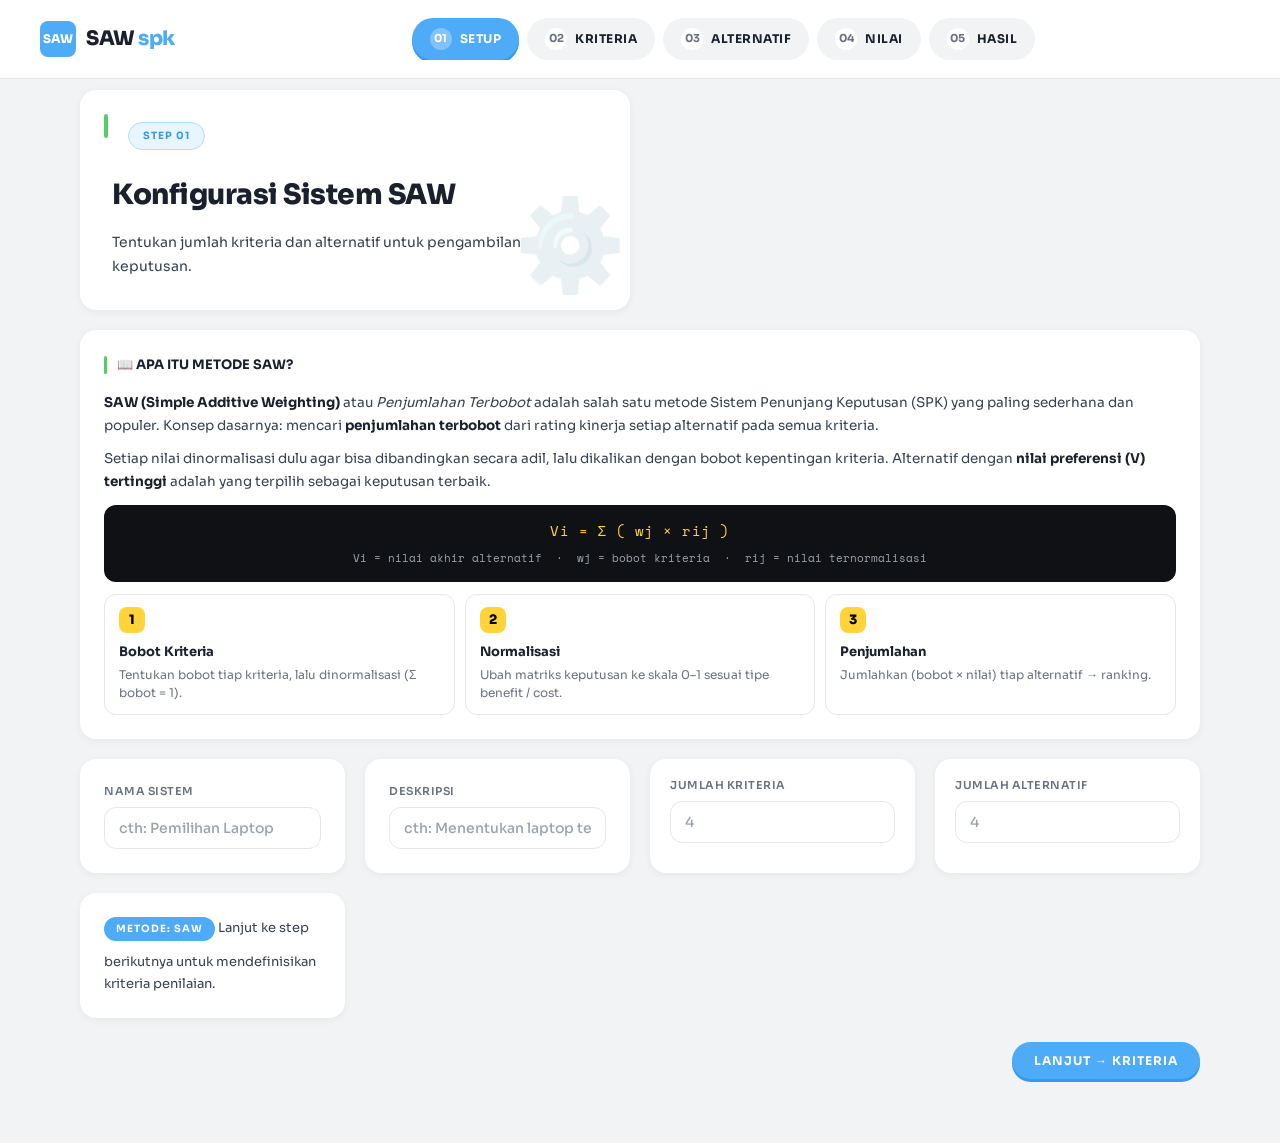
<file: index.html>
<!DOCTYPE html>
<html lang="id">
<head>
<meta charset="UTF-8">
<meta name="viewport" content="width=device-width, initial-scale=1.0">
<title>SPK SAW — Sistem Penunjang Keputusan</title>
<link href="https://fonts.googleapis.com/css2?family=Space+Mono:wght@400;700&family=Sora:wght@300;400;600;700;800&display=swap" rel="stylesheet">
<link rel="stylesheet" href="css/style.css">
</head>
<body>

<!-- ── APP MAIN ── -->
<div class="app-layout visible" id="appMain">

  <!-- SIDEBAR -->
  <aside class="sidebar">
    <div class="brand">
      <div class="logo-icon" id="logoText">SPK</div>
      <div class="brand-text">
        <h1 id="brandTitle">SPK</h1>
        <span>v1.0</span>
      </div>
    </div>

    <nav class="step-nav">
      <div class="nav-label">PROGRESS</div>
      <div class="step-card active" onclick="goStep(1)" id="s1">
        <div class="step-num">01</div>
        <div class="step-info">
          <div class="step-title">Setup</div>
          <div class="step-desc">Konfigurasi sistem</div>
        </div>
        <div class="step-dot"></div>
      </div>
      <div class="step-card" onclick="goStep(2)" id="s2">
        <div class="step-num">02</div>
        <div class="step-info">
          <div class="step-title">Kriteria</div>
          <div class="step-desc">Daftar kriteria</div>
        </div>
        <div class="step-dot"></div>
      </div>
      <div class="step-card" onclick="goStep(3)" id="s3">
        <div class="step-num">03</div>
        <div class="step-info">
          <div class="step-title">Alternatif</div>
          <div class="step-desc">Daftar alternatif</div>
        </div>
        <div class="step-dot"></div>
      </div>
      <div class="step-card" onclick="goStep(4)" id="s4">
        <div class="step-num">04</div>
        <div class="step-info">
          <div class="step-title">Nilai</div>
          <div class="step-desc">Matriks keputusan</div>
        </div>
        <div class="step-dot"></div>
      </div>
      <div class="step-card" onclick="goStep(5)" id="s5">
        <div class="step-num">05</div>
        <div class="step-info">
          <div class="step-title">Hasil</div>
          <div class="step-desc">Ranking</div>
        </div>
        <div class="step-dot"></div>
      </div>
    </nav>

    <div class="sidebar-footer">
      <div class="badge-yellow" id="methodBadge">SPK</div>
      <div class="footer-text" id="methodFull">Multi-Attribute<br>Decision Making</div>
    </div>
  </aside>

  <!-- MAIN -->
  <main class="main-content">

    <div class="top-bar">
      <div class="title-pill">
        <span class="title-num">⚡</span>
        <h2 id="pageTitle">DECISION SYSTEM</h2>
      </div>
      <div class="stats-row">
        <div class="stat-mini yellow">
          <div class="stat-mini-val" id="statCriteria">0</div>
          <div class="stat-mini-lbl">Kriteria</div>
        </div>
        <div class="stat-mini cyan">
          <div class="stat-mini-val" id="statAlt">0</div>
          <div class="stat-mini-lbl">Alternatif</div>
        </div>
        <div class="stat-mini purple">
          <div class="stat-mini-val" id="statStep">1</div>
          <div class="stat-mini-lbl">Tahap</div>
        </div>
      </div>
    </div>

    <!-- STEP 1: SETUP -->
    <div class="section visible" id="sec1">
      <div class="bento bento-setup">
        <div class="bento-card bento-hero yellow">
          <div class="hero-tag">STEP 01</div>
          <h3 class="hero-title">Konfigurasi Sistem <span data-method-label></span></h3>
          <p class="hero-desc">Tentukan jumlah kriteria dan alternatif untuk pengambilan keputusan.</p>
          <div class="hero-decoration">⚙️</div>
        </div>

        <div class="bento-card bento-full white explain-card">
          <label class="section-label">📖 APA ITU METODE SAW?</label>
          <p><strong>SAW (Simple Additive Weighting)</strong> atau <em>Penjumlahan Terbobot</em> adalah salah satu metode Sistem Penunjang Keputusan (SPK) yang paling sederhana dan populer. Konsep dasarnya: mencari <strong>penjumlahan terbobot</strong> dari rating kinerja setiap alternatif pada semua kriteria.</p>
          <p>Setiap nilai dinormalisasi dulu agar bisa dibandingkan secara adil, lalu dikalikan dengan bobot kepentingan kriteria. Alternatif dengan <strong>nilai preferensi (V) tertinggi</strong> adalah yang terpilih sebagai keputusan terbaik.</p>
          <div class="formula-box">
            Vi = Σ ( wj × rij )
            <small>Vi = nilai akhir alternatif &nbsp;·&nbsp; wj = bobot kriteria &nbsp;·&nbsp; rij = nilai ternormalisasi</small>
          </div>
          <div class="flow-steps">
            <div class="flow-step">
              <div class="fs-num">1</div>
              <div class="fs-title">Bobot Kriteria</div>
              <div class="fs-desc">Tentukan bobot tiap kriteria, lalu dinormalisasi (Σ bobot = 1).</div>
            </div>
            <div class="flow-step">
              <div class="fs-num">2</div>
              <div class="fs-title">Normalisasi</div>
              <div class="fs-desc">Ubah matriks keputusan ke skala 0–1 sesuai tipe benefit / cost.</div>
            </div>
            <div class="flow-step">
              <div class="fs-num">3</div>
              <div class="fs-title">Penjumlahan</div>
              <div class="fs-desc">Jumlahkan (bobot × nilai) tiap alternatif → ranking.</div>
            </div>
          </div>
        </div>

        <div class="bento-card white">
          <label>NAMA SISTEM</label>
          <input type="text" id="systemName" placeholder="cth: Pemilihan Laptop" />
        </div>

        <div class="bento-card white">
          <label>DESKRIPSI</label>
          <input type="text" id="systemDesc" placeholder="cth: Menentukan laptop terbaik" />
        </div>

        <div class="bento-card cyan small">
          <label>JUMLAH KRITERIA</label>
          <input type="number" id="numCriteria" min="2" max="9" placeholder="4" />
        </div>

        <div class="bento-card purple small">
          <label>JUMLAH ALTERNATIF</label>
          <input type="number" id="numAlternatives" min="2" max="9" placeholder="4" />
        </div>

        <div class="bento-card info-card green">
          <div class="info-tag">METODE: <span data-method-label></span></div>
          Lanjut ke step berikutnya untuk mendefinisikan kriteria penilaian.
        </div>

        <div class="bento-action">
          <button class="btn btn-primary" onclick="goStep(2)">Lanjut → Kriteria</button>
        </div>
      </div>
    </div>

    <!-- STEP 2: KRITERIA -->
    <div class="section" id="sec2">
      <div class="bento">
        <div class="bento-card bento-hero cyan">
          <div class="hero-tag">STEP 02</div>
          <h3 class="hero-title">Daftar Kriteria</h3>
          <p class="hero-desc" id="sec2Desc">Definisikan kriteria beserta bobot dan tipe (benefit/cost).</p>
          <div class="hero-decoration">📋</div>
        </div>

        <div class="bento-card info-card yellow">
          <div class="info-tag">TIPS</div>
          <strong>Benefit ↑</strong> = nilai lebih besar lebih baik<br>
          <strong>Cost ↓</strong> = nilai lebih kecil lebih baik
        </div>

        <div class="bento-card bento-full white explain-card">
          <label class="section-label">💡 PENJELASAN KRITERIA & BOBOT</label>
          <p><strong>Kriteria</strong> adalah faktor penilaian (mis. harga, kualitas, jarak). <strong>Bobot</strong> menunjukkan seberapa penting kriteria itu — makin besar bobot, makin besar pengaruhnya ke hasil. Bobot tidak harus berjumlah 1; sistem akan menormalisasinya otomatis dengan <span style="font-family:'Space Mono',monospace">wj = bobot ÷ Σ bobot</span>.</p>
          <p>Setiap kriteria juga punya <strong>tipe</strong> yang menentukan rumus normalisasinya:</p>
          <div class="formula-box">
            Benefit:&nbsp; rij = xij / max(xj)
            <small>nilai besar lebih baik — mis. kualitas, daya tahan, kecepatan</small>
          </div>
          <div class="formula-box">
            Cost:&nbsp; rij = min(xj) / xij
            <small>nilai kecil lebih baik — mis. harga, berat, waktu, jarak</small>
          </div>
        </div>

        <div class="bento-card bento-wide white">
          <label class="section-label">DAFTAR KRITERIA</label>
          <div class="criteria-list" id="criteriaList"></div>
        </div>

        <div class="bento-action">
          <button class="btn btn-secondary" onclick="goStep(1)">← Kembali</button>
          <button class="btn btn-primary" onclick="goStep(3)">Lanjut → Alternatif</button>
        </div>
      </div>
    </div>

    <!-- STEP 3: ALTERNATIF -->
    <div class="section" id="sec3">
      <div class="bento">
        <div class="bento-card bento-hero purple">
          <div class="hero-tag">STEP 03</div>
          <h3 class="hero-title">Daftar Alternatif</h3>
          <p class="hero-desc">Daftarkan semua pilihan/opsi yang akan dievaluasi.</p>
          <div class="hero-decoration">🎯</div>
        </div>

        <div class="bento-card bento-wide white">
          <label class="section-label">DAFTAR ALTERNATIF</label>
          <div class="criteria-list" id="altList"></div>
        </div>

        <div class="bento-action">
          <button class="btn btn-secondary" onclick="goStep(2)">← Kembali</button>
          <button class="btn btn-primary" onclick="goStep(4)">Lanjut → Nilai</button>
        </div>
      </div>
    </div>

    <!-- STEP 4: MATRIX KEPUTUSAN -->
    <div class="section" id="sec4">
      <div class="bento">
        <div class="bento-card bento-hero green">
          <div class="hero-tag">STEP 04</div>
          <h3 class="hero-title" id="sec4Hero">Matriks Keputusan</h3>
          <p class="hero-desc" id="sec4Desc">Isi nilai setiap alternatif untuk setiap kriteria.</p>
          <div class="hero-decoration">📊</div>
        </div>

        <div class="bento-card info-card cyan" id="matrixInfo">
          <div class="info-tag">TIP</div>
          Gunakan skala konsisten (mis: 1-5 atau nilai aktual) untuk semua kriteria.
        </div>

        <div class="bento-card bento-full white explain-card">
          <label class="section-label">📐 PENJELASAN MATRIKS KEPUTUSAN</label>
          <p><strong>Matriks keputusan (X)</strong> berisi nilai mentah setiap <strong>alternatif</strong> (baris) pada setiap <strong>kriteria</strong> (kolom). Inilah data utama yang akan dihitung.</p>
          <p>Isi dengan nilai nyata (mis. harga = 8.000.000) atau skala penilaian (mis. 1–5). Tidak masalah satuannya beda antar kolom karena tahap normalisasi akan menyetarakannya. Setelah menekan <strong>HITUNG</strong>, sistem menormalisasi nilai sesuai tipe benefit/cost, mengalikan dengan bobot, lalu menjumlahkannya menjadi nilai preferensi <strong>V</strong>.</p>
        </div>

        <div class="bento-card bento-full white">
          <div id="matrixContainer">
            <div class="matrix-wrap" id="decisionMatrix"></div>
          </div>
        </div>

        <div class="bento-action">
          <button class="btn btn-secondary" onclick="goStep(3)">← Kembali</button>
          <button class="btn btn-primary calc-btn" onclick="calculate()">⚡ HITUNG <span data-method-label></span></button>
        </div>
      </div>
    </div>

    <!-- STEP 5: HASIL -->
    <div class="section" id="sec5">
      <div class="bento">
        <div class="bento-card bento-hero pink">
          <div class="hero-tag">STEP 05 ✦ RESULTS</div>
          <h3 class="hero-title">Hasil Perankingan</h3>
          <p class="hero-desc">Alternatif terbaik berdasarkan perhitungan metode <span data-method-label></span>.</p>
          <div class="hero-decoration">🏆</div>
        </div>

        <div class="bento-card bento-full white explain-card">
          <label class="section-label">🧭 CARA MEMBACA HASIL</label>
          <p>Alternatif diurutkan dari <strong>nilai preferensi (V) tertinggi</strong> ke terendah. Alternatif <strong>peringkat 1</strong> (★ TERPILIH) adalah keputusan terbaik menurut metode SAW. Nilai V berkisar 0–1; makin mendekati 1 makin unggul.</p>
          <p>Bagian <strong>Proses Perhitungan</strong> di bawah menampilkan tiap langkah: bobot ternormalisasi, matriks ternormalisasi (R), hingga rincian penjumlahan <span style="font-family:'Space Mono',monospace">Vi = Σ (wj × rij)</span> — supaya hasilnya bisa ditelusuri dan diverifikasi.</p>
        </div>

        <div class="bento-card bento-full transparent">
          <label class="section-label">🏆 RANKING ALTERNATIF</label>
          <div id="resultCards" class="result-grid"></div>
        </div>

        <div class="bento-card bento-full white">
          <label class="section-label">📊 TABEL LENGKAP</label>
          <div class="matrix-wrap">
            <table id="resultTable"></table>
          </div>
        </div>

        <div class="bento-card bento-full transparent">
          <label class="section-label">🔬 PROSES PERHITUNGAN</label>
          <div id="calcSteps"></div>
        </div>

        <div class="bento-action">
          <button class="btn btn-secondary" onclick="goStep(4)">← Edit</button>
          <button class="btn btn-primary" onclick="printResult()">🖨 Cetak</button>
        </div>
      </div>
    </div>

  </main>

</div>

<div id="toast">✓ Berhasil!</div>

<script src="js/state.js"></script>
<script src="js/app.js"></script>
<script src="js/ui.js"></script>
<script src="js/saw.js"></script>

</body>
</html>
</file>
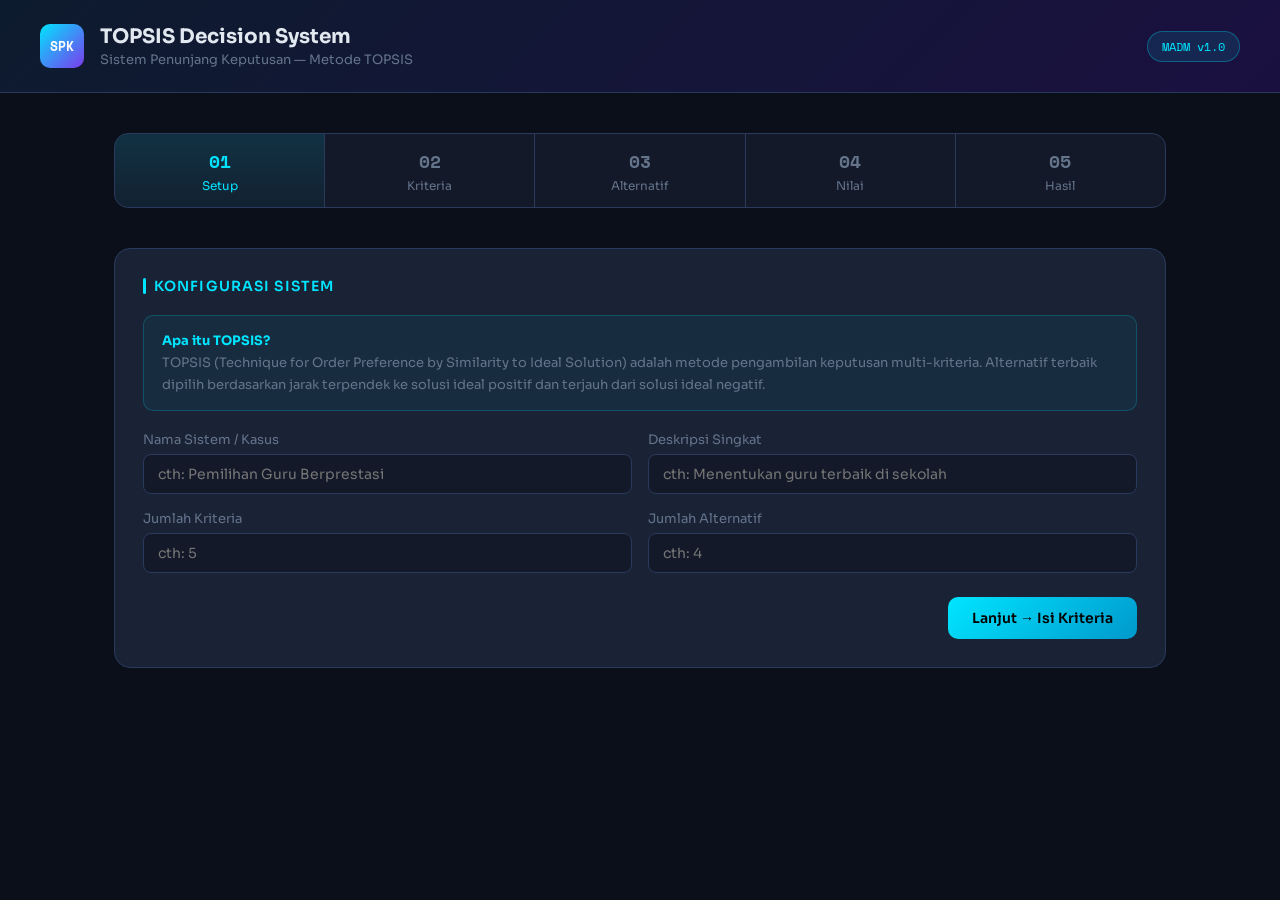
<file: spk-topsis.html>
<!DOCTYPE html>
<html lang="id">
<head>
<meta charset="UTF-8">
<meta name="viewport" content="width=device-width, initial-scale=1.0">
<title>SPK TOPSIS — Sistem Penunjang Keputusan</title>
<link href="https://fonts.googleapis.com/css2?family=Space+Mono:wght@400;700&family=Sora:wght@300;400;600;700;800&display=swap" rel="stylesheet">
<style>
  :root {
    --bg: #0b0f1a;
    --surface: #131929;
    --card: #1a2236;
    --border: #2a3a5c;
    --accent: #00e5ff;
    --accent2: #7c3aed;
    --green: #10b981;
    --red: #ef4444;
    --yellow: #f59e0b;
    --text: #e2e8f0;
    --muted: #64748b;
    --rank1: #ffd700;
    --rank2: #c0c0c0;
    --rank3: #cd7f32;
  }

  * { box-sizing: border-box; margin: 0; padding: 0; }

  body {
    font-family: 'Sora', sans-serif;
    background: var(--bg);
    color: var(--text);
    min-height: 100vh;
  }

  /* ── HEADER ── */
  header {
    background: linear-gradient(135deg, #0d1b2e 0%, #1a1040 100%);
    border-bottom: 1px solid var(--border);
    padding: 24px 40px;
    display: flex;
    align-items: center;
    gap: 16px;
    position: sticky;
    top: 0;
    z-index: 100;
    backdrop-filter: blur(12px);
  }

  .logo-icon {
    width: 44px; height: 44px;
    background: linear-gradient(135deg, var(--accent), var(--accent2));
    border-radius: 10px;
    display: flex; align-items: center; justify-content: center;
    font-family: 'Space Mono', monospace;
    font-weight: 700; font-size: 13px;
    color: #fff;
    flex-shrink: 0;
  }

  header h1 { font-size: 20px; font-weight: 700; }
  header span { font-size: 13px; color: var(--muted); display: block; margin-top: 2px; }

  .header-badge {
    margin-left: auto;
    background: rgba(0,229,255,0.1);
    border: 1px solid rgba(0,229,255,0.3);
    color: var(--accent);
    padding: 6px 14px;
    border-radius: 999px;
    font-size: 12px;
    font-family: 'Space Mono', monospace;
  }

  /* ── LAYOUT ── */
  main { max-width: 1100px; margin: 0 auto; padding: 40px 24px 80px; }

  /* ── STEP PROGRESS ── */
  .steps {
    display: flex;
    gap: 0;
    margin-bottom: 40px;
    background: var(--surface);
    border: 1px solid var(--border);
    border-radius: 14px;
    overflow: hidden;
  }

  .step {
    flex: 1;
    padding: 14px 12px;
    text-align: center;
    font-size: 12px;
    color: var(--muted);
    cursor: pointer;
    transition: all 0.2s;
    border-right: 1px solid var(--border);
    position: relative;
  }
  .step:last-child { border-right: none; }
  .step.active {
    background: linear-gradient(180deg, rgba(0,229,255,0.12), rgba(0,229,255,0.04));
    color: var(--accent);
  }
  .step.done { color: var(--green); }
  .step-num {
    display: block;
    font-family: 'Space Mono', monospace;
    font-size: 18px;
    font-weight: 700;
    margin-bottom: 4px;
  }
  .step.active .step-num { color: var(--accent); }
  .step.done .step-num { color: var(--green); }

  /* ── SECTIONS ── */
  .section { display: none; }
  .section.visible { display: block; }

  .card {
    background: var(--card);
    border: 1px solid var(--border);
    border-radius: 16px;
    padding: 28px;
    margin-bottom: 24px;
  }

  .card-title {
    font-size: 14px;
    font-weight: 600;
    color: var(--accent);
    letter-spacing: 0.08em;
    text-transform: uppercase;
    margin-bottom: 20px;
    display: flex;
    align-items: center;
    gap: 8px;
  }

  .card-title::before {
    content: '';
    display: block;
    width: 3px; height: 16px;
    background: var(--accent);
    border-radius: 2px;
  }

  label { display: block; font-size: 13px; color: var(--muted); margin-bottom: 6px; }

  input[type=text], input[type=number], select {
    width: 100%;
    background: var(--surface);
    border: 1px solid var(--border);
    border-radius: 8px;
    color: var(--text);
    padding: 10px 14px;
    font-size: 14px;
    font-family: 'Sora', sans-serif;
    outline: none;
    transition: border-color 0.2s;
  }
  input:focus, select:focus { border-color: var(--accent); }

  .row { display: grid; grid-template-columns: 1fr 1fr; gap: 16px; margin-bottom: 16px; }
  .row3 { display: grid; grid-template-columns: 1fr 1fr 1fr; gap: 12px; margin-bottom: 12px; }

  /* ── BUTTONS ── */
  .btn {
    display: inline-flex; align-items: center; gap: 8px;
    padding: 12px 24px;
    border-radius: 10px;
    font-size: 14px;
    font-weight: 600;
    cursor: pointer;
    border: none;
    transition: all 0.2s;
    font-family: 'Sora', sans-serif;
  }
  .btn-primary {
    background: linear-gradient(135deg, var(--accent), #0099cc);
    color: #000;
  }
  .btn-primary:hover { transform: translateY(-1px); box-shadow: 0 4px 20px rgba(0,229,255,0.3); }
  .btn-secondary {
    background: var(--surface);
    border: 1px solid var(--border);
    color: var(--text);
  }
  .btn-secondary:hover { border-color: var(--accent); }
  .btn-danger {
    background: rgba(239,68,68,0.1);
    border: 1px solid rgba(239,68,68,0.3);
    color: var(--red);
    padding: 8px 14px;
    font-size: 12px;
  }
  .btn-sm {
    background: rgba(0,229,255,0.08);
    border: 1px solid rgba(0,229,255,0.2);
    color: var(--accent);
    padding: 8px 14px;
    font-size: 12px;
  }

  .btn-row {
    display: flex; gap: 12px; justify-content: flex-end; margin-top: 24px;
  }

  /* ── CRITERIA TABLE ── */
  .criteria-list { display: flex; flex-direction: column; gap: 10px; }

  .criteria-item {
    display: grid;
    grid-template-columns: 2fr 1fr 1fr 40px;
    gap: 10px;
    align-items: center;
    background: var(--surface);
    border: 1px solid var(--border);
    border-radius: 10px;
    padding: 12px;
    transition: border-color 0.2s;
  }
  .criteria-item:hover { border-color: var(--border); }

  /* ── DECISION MATRIX ── */
  .matrix-wrap { overflow-x: auto; }
  table { width: 100%; border-collapse: collapse; font-size: 13px; }
  th {
    background: rgba(0,229,255,0.08);
    color: var(--accent);
    padding: 10px 14px;
    text-align: center;
    font-family: 'Space Mono', monospace;
    font-size: 12px;
    border: 1px solid var(--border);
  }
  td {
    padding: 8px 10px;
    border: 1px solid var(--border);
    text-align: center;
    color: var(--text);
  }
  tr:hover td { background: rgba(255,255,255,0.02); }
  td input[type=number] { padding: 6px 8px; text-align: center; font-family: 'Space Mono', monospace; }

  /* ── RESULT ── */
  .result-grid { display: grid; grid-template-columns: repeat(auto-fit, minmax(200px, 1fr)); gap: 16px; margin-bottom: 24px; }

  .result-card {
    background: var(--surface);
    border: 1px solid var(--border);
    border-radius: 12px;
    padding: 20px;
    text-align: center;
    position: relative;
    overflow: hidden;
    transition: transform 0.2s;
  }
  .result-card:hover { transform: translateY(-2px); }
  .result-card.rank1 { border-color: var(--rank1); background: rgba(255,215,0,0.04); }
  .result-card.rank2 { border-color: var(--rank2); background: rgba(192,192,192,0.04); }
  .result-card.rank3 { border-color: var(--rank3); background: rgba(205,127,50,0.04); }

  .rank-badge {
    position: absolute; top: 12px; right: 12px;
    width: 28px; height: 28px;
    border-radius: 50%;
    display: flex; align-items: center; justify-content: center;
    font-family: 'Space Mono', monospace;
    font-size: 12px; font-weight: 700;
  }
  .rank1 .rank-badge { background: var(--rank1); color: #000; }
  .rank2 .rank-badge { background: var(--rank2); color: #000; }
  .rank3 .rank-badge { background: var(--rank3); color: #fff; }
  .rank-other .rank-badge { background: var(--surface); border: 1px solid var(--border); color: var(--muted); }

  .alt-name { font-size: 16px; font-weight: 700; margin-bottom: 8px; }
  .vi-score {
    font-family: 'Space Mono', monospace;
    font-size: 28px;
    font-weight: 700;
    color: var(--accent);
  }
  .vi-label { font-size: 11px; color: var(--muted); margin-top: 4px; }

  /* result table */
  .result-table th { background: rgba(124,58,237,0.12); color: #a78bfa; }
  .winner-row td { background: rgba(255,215,0,0.06); color: var(--rank1); font-weight: 600; }

  /* ── MATRIX DISPLAY ── */
  .matrix-section { margin-bottom: 20px; }
  .matrix-section h4 { font-size: 13px; color: var(--muted); margin-bottom: 10px; font-weight: 400; }

  /* ── INFO BOX ── */
  .info-box {
    background: rgba(0,229,255,0.05);
    border: 1px solid rgba(0,229,255,0.2);
    border-radius: 10px;
    padding: 14px 18px;
    font-size: 13px;
    color: var(--muted);
    margin-bottom: 20px;
    line-height: 1.7;
  }
  .info-box strong { color: var(--accent); }

  /* ── EMPTY STATE ── */
  .empty { text-align: center; padding: 60px 20px; color: var(--muted); }
  .empty-icon { font-size: 48px; margin-bottom: 16px; }

  /* ── TOAST ── */
  #toast {
    position: fixed; bottom: 32px; right: 32px;
    background: var(--green);
    color: #fff;
    padding: 14px 24px;
    border-radius: 10px;
    font-size: 14px;
    font-weight: 600;
    z-index: 999;
    transform: translateY(80px);
    opacity: 0;
    transition: all 0.3s;
  }
  #toast.show { transform: translateY(0); opacity: 1; }

  /* chip */
  .chip {
    display: inline-block;
    padding: 3px 10px;
    border-radius: 999px;
    font-size: 11px;
    font-family: 'Space Mono', monospace;
  }
  .chip-benefit { background: rgba(16,185,129,0.15); color: var(--green); border: 1px solid rgba(16,185,129,0.3); }
  .chip-cost { background: rgba(239,68,68,0.15); color: var(--red); border: 1px solid rgba(239,68,68,0.3); }

  @media (max-width: 640px) {
    header { padding: 16px; }
    main { padding: 20px 12px 60px; }
    .row, .row3 { grid-template-columns: 1fr; }
    .criteria-item { grid-template-columns: 1fr 1fr; }
    .steps { overflow-x: auto; }
    .step { min-width: 80px; font-size: 10px; }
  }
</style>
</head>
<body>

<header>
  <div class="logo-icon">SPK</div>
  <div>
    <h1>TOPSIS Decision System</h1>
    <span>Sistem Penunjang Keputusan — Metode TOPSIS</span>
  </div>
  <div class="header-badge">MADM v1.0</div>
</header>

<main>

  <!-- STEP BAR -->
  <div class="steps">
    <div class="step active" onclick="goStep(1)" id="s1">
      <span class="step-num">01</span>Setup
    </div>
    <div class="step" onclick="goStep(2)" id="s2">
      <span class="step-num">02</span>Kriteria
    </div>
    <div class="step" onclick="goStep(3)" id="s3">
      <span class="step-num">03</span>Alternatif
    </div>
    <div class="step" onclick="goStep(4)" id="s4">
      <span class="step-num">04</span>Nilai
    </div>
    <div class="step" onclick="goStep(5)" id="s5">
      <span class="step-num">05</span>Hasil
    </div>
  </div>

  <!-- STEP 1: SETUP -->
  <div class="section visible" id="sec1">
    <div class="card">
      <div class="card-title">Konfigurasi Sistem</div>
      <div class="info-box">
        <strong>Apa itu TOPSIS?</strong><br>
        TOPSIS (Technique for Order Preference by Similarity to Ideal Solution) adalah metode pengambilan keputusan multi-kriteria. Alternatif terbaik dipilih berdasarkan jarak terpendek ke solusi ideal positif dan terjauh dari solusi ideal negatif.
      </div>
      <div class="row">
        <div>
          <label>Nama Sistem / Kasus</label>
          <input type="text" id="systemName" placeholder="cth: Pemilihan Guru Berprestasi" />
        </div>
        <div>
          <label>Deskripsi Singkat</label>
          <input type="text" id="systemDesc" placeholder="cth: Menentukan guru terbaik di sekolah" />
        </div>
      </div>
      <div class="row">
        <div>
          <label>Jumlah Kriteria</label>
          <input type="number" id="numCriteria" min="2" max="10" placeholder="cth: 5" />
        </div>
        <div>
          <label>Jumlah Alternatif</label>
          <input type="number" id="numAlternatives" min="2" max="15" placeholder="cth: 4" />
        </div>
      </div>
      <div class="btn-row">
        <button class="btn btn-primary" onclick="goStep(2)">Lanjut → Isi Kriteria</button>
      </div>
    </div>
  </div>

  <!-- STEP 2: KRITERIA -->
  <div class="section" id="sec2">
    <div class="card">
      <div class="card-title">Definisi Kriteria</div>
      <div class="info-box">
        <strong>Bobot</strong> menunjukkan tingkat kepentingan kriteria (akan dinormalisasi otomatis).<br>
        <strong>Benefit</strong> = nilai lebih besar lebih baik. &nbsp;&nbsp;<strong>Cost</strong> = nilai lebih kecil lebih baik.
      </div>
      <div class="criteria-list" id="criteriaList"></div>
      <div class="btn-row">
        <button class="btn btn-secondary" onclick="goStep(1)">← Kembali</button>
        <button class="btn btn-primary" onclick="goStep(3)">Lanjut → Isi Alternatif</button>
      </div>
    </div>
  </div>

  <!-- STEP 3: ALTERNATIF -->
  <div class="section" id="sec3">
    <div class="card">
      <div class="card-title">Definisi Alternatif</div>
      <div class="criteria-list" id="altList"></div>
      <div class="btn-row">
        <button class="btn btn-secondary" onclick="goStep(2)">← Kembali</button>
        <button class="btn btn-primary" onclick="goStep(4)">Lanjut → Isi Nilai</button>
      </div>
    </div>
  </div>

  <!-- STEP 4: MATRIKS KEPUTUSAN -->
  <div class="section" id="sec4">
    <div class="card">
      <div class="card-title">Matriks Keputusan</div>
      <div class="info-box">Isi nilai setiap alternatif untuk setiap kriteria. Gunakan skala yang konsisten (mis: 1–5 atau nilai nyata).</div>
      <div class="matrix-wrap" id="decisionMatrix"></div>
      <div class="btn-row">
        <button class="btn btn-secondary" onclick="goStep(3)">← Kembali</button>
        <button class="btn btn-primary" onclick="calculate()">⚡ Hitung TOPSIS</button>
      </div>
    </div>
  </div>

  <!-- STEP 5: HASIL -->
  <div class="section" id="sec5">
    <div class="card">
      <div class="card-title">Hasil Perankingan</div>
      <div id="resultCards" class="result-grid"></div>

      <div class="card-title" style="margin-top:24px">Tabel Lengkap</div>
      <div class="matrix-wrap">
        <table id="resultTable"></table>
      </div>

      <div class="card-title" style="margin-top:24px">Proses Perhitungan</div>
      <div id="calcSteps"></div>

      <div class="btn-row">
        <button class="btn btn-secondary" onclick="goStep(4)">← Edit Nilai</button>
        <button class="btn btn-primary" onclick="printResult()">🖨 Cetak / Export</button>
        <button class="btn btn-sm" onclick="goStep(1)">↺ Reset</button>
      </div>
    </div>
  </div>

</main>

<div id="toast">✓ Berhasil!</div>

<script>
// ─── STATE ───────────────────────────────────────────
let state = {
  name: '',
  desc: '',
  nC: 5,
  nA: 4,
  criteria: [],   // {name, weight, type}
  alternatives: [], // {name}
  matrix: []      // [alt][crit]
};

let currentStep = 1;

// ─── NAVIGATION ──────────────────────────────────────
function goStep(n) {
  if (n > 1) collectStep(currentStep);

  document.querySelectorAll('.section').forEach((s,i) => {
    s.classList.toggle('visible', i+1 === n);
  });
  document.querySelectorAll('.step').forEach((s,i) => {
    s.classList.remove('active','done');
    if (i+1 === n) s.classList.add('active');
    if (i+1 < n) s.classList.add('done');
  });

  if (n === 2) buildCriteriaForm();
  if (n === 3) buildAltForm();
  if (n === 4) buildMatrixForm();

  currentStep = n;
  window.scrollTo({top:0, behavior:'smooth'});
}

// ─── COLLECT DATA ─────────────────────────────────────
function collectStep(n) {
  if (n === 1) {
    state.name = document.getElementById('systemName').value || 'SPK TOPSIS';
    state.desc = document.getElementById('systemDesc').value;
    state.nC = parseInt(document.getElementById('numCriteria').value) || 5;
    state.nA = parseInt(document.getElementById('numAlternatives').value) || 4;
  }
  if (n === 2) {
    state.criteria = [];
    for (let i = 0; i < state.nC; i++) {
      state.criteria.push({
        name: document.getElementById(`cname_${i}`)?.value || `C${i+1}`,
        weight: parseFloat(document.getElementById(`cweight_${i}`)?.value) || 1,
        type: document.getElementById(`ctype_${i}`)?.value || 'benefit'
      });
    }
  }
  if (n === 3) {
    state.alternatives = [];
    for (let i = 0; i < state.nA; i++) {
      state.alternatives.push({
        name: document.getElementById(`aname_${i}`)?.value || `A${i+1}`
      });
    }
  }
  if (n === 4) {
    state.matrix = [];
    for (let i = 0; i < state.nA; i++) {
      state.matrix[i] = [];
      for (let j = 0; j < state.nC; j++) {
        state.matrix[i][j] = parseFloat(document.getElementById(`m_${i}_${j}`)?.value) || 0;
      }
    }
  }
}

// ─── BUILD FORMS ──────────────────────────────────────
const defaultCriteria = [];
const defaultAlts = [];

function buildCriteriaForm() {
  const el = document.getElementById('criteriaList');
  el.innerHTML = '';
  for (let i = 0; i < state.nC; i++) {
    const prev = state.criteria[i] || {};
    const div = document.createElement('div');
    div.className = 'criteria-item';
    div.innerHTML = `
      <div>
        <label>Nama Kriteria C${i+1}</label>
        <input type="text" id="cname_${i}" value="${prev.name || ''}" placeholder="Nama kriteria"/>
      </div>
      <div>
        <label>Bobot</label>
        <input type="number" id="cweight_${i}" value="${prev.weight || 1}" min="1" max="10" />
      </div>
      <div>
        <label>Tipe</label>
        <select id="ctype_${i}">
          <option value="benefit" ${(prev.type||'benefit')==='benefit'?'selected':''}>Benefit ↑</option>
          <option value="cost" ${prev.type==='cost'?'selected':''}>Cost ↓</option>
        </select>
      </div>
      <div style="display:flex;align-items:flex-end;padding-bottom:2px">
        <span id="chip_${i}" class="chip chip-benefit">B</span>
      </div>
    `;
    el.appendChild(div);
    // update chip on change
    setTimeout(() => {
      const sel = document.getElementById(`ctype_${i}`);
      const chip = document.getElementById(`chip_${i}`);
      const update = () => {
        if (sel.value==='benefit') { chip.textContent='B'; chip.className='chip chip-benefit'; }
        else { chip.textContent='C'; chip.className='chip chip-cost'; }
      };
      sel.addEventListener('change', update);
      update();
    }, 0);
  }
}

function buildAltForm() {
  const el = document.getElementById('altList');
  el.innerHTML = '';
  for (let i = 0; i < state.nA; i++) {
    const prev = state.alternatives[i] || {};
    const div = document.createElement('div');
    div.className = 'criteria-item';
    div.style.gridTemplateColumns = '1fr';
    div.innerHTML = `
      <div>
        <label>Nama Alternatif A${i+1}</label>
        <input type="text" id="aname_${i}" value="${prev.name || ''}" placeholder="Nama alternatif"/>
      </div>
    `;
    el.appendChild(div);
  }
}

function buildMatrixForm() {
  collectStep(2); collectStep(3);
  const el = document.getElementById('decisionMatrix');
  let html = '<table><thead><tr><th>Alternatif</th>';
  state.criteria.forEach((c,j) => {
    html += `<th>C${j+1}<br><small style="color:var(--muted);font-family:sans-serif;font-size:10px">${c.name}</small></th>`;
  });
  html += '</tr></thead><tbody>';
  for (let i = 0; i < state.nA; i++) {
    html += `<tr><td style="text-align:left;font-weight:600;color:var(--accent);font-family:'Space Mono',monospace">${state.alternatives[i]?.name || 'A'+(i+1)}</td>`;
    for (let j = 0; j < state.nC; j++) {
      const val = (state.matrix[i] && state.matrix[i][j]) || '';
      html += `<td><input type="number" id="m_${i}_${j}" value="${val}" min="0" step="0.01" /></td>`;
    }
    html += '</tr>';
  }
  html += '</tbody></table>';
  el.innerHTML = html;
}

// ─── TOPSIS CALCULATION ───────────────────────────────
function calculate() {
  collectStep(4);
  const nA = state.nA, nC = state.nC;
  const X = state.matrix;
  const C = state.criteria;

  // 1. Normalisasi bobot
  const wSum = C.reduce((s,c) => s + c.weight, 0);
  const W = C.map(c => c.weight / wSum);

  // 2. Matriks ternormalisasi: rij = xij / sqrt(sum xij^2)
  const R = Array.from({length:nA}, () => Array(nC).fill(0));
  for (let j = 0; j < nC; j++) {
    const denom = Math.sqrt(X.reduce((s,row) => s + row[j]**2, 0));
    for (let i = 0; i < nA; i++) R[i][j] = denom ? X[i][j]/denom : 0;
  }

  // 3. Matriks ternormalisasi terbobot: yij = wj * rij
  const Y = R.map(row => row.map((v,j) => v * W[j]));

  // 4. Solusi ideal positif & negatif
  const Apos = [], Aneg = [];
  for (let j = 0; j < nC; j++) {
    const col = Y.map(row => row[j]);
    if (C[j].type === 'benefit') {
      Apos[j] = Math.max(...col);
      Aneg[j] = Math.min(...col);
    } else {
      Apos[j] = Math.min(...col);
      Aneg[j] = Math.max(...col);
    }
  }

  // 5. Jarak ke ideal positif & negatif
  const Dpos = Y.map(row => Math.sqrt(row.reduce((s,v,j) => s + (v - Apos[j])**2, 0)));
  const Dneg = Y.map(row => Math.sqrt(row.reduce((s,v,j) => s + (v - Aneg[j])**2, 0)));

  // 6. Nilai preferensi Vi
  const Vi = Dpos.map((d,i) => Dneg[i] / (d + Dneg[i]) || 0);

  // 7. Ranking
  const ranked = Vi.map((v,i) => ({idx:i, vi:v})).sort((a,b) => b.vi - a.vi);
  const rankOf = Array(nA);
  ranked.forEach((r,pos) => { rankOf[r.idx] = pos+1; });

  // ── RENDER ────────────────────────────────────────
  renderCards(Vi, rankOf);
  renderResultTable(X, R, Y, Apos, Aneg, Dpos, Dneg, Vi, rankOf, W);
  renderCalcSteps(R, Y, Apos, Aneg, Dpos, Dneg, Vi, W);

  goStep(5);
  showToast('Perhitungan selesai!');
}

function renderCards(Vi, rankOf) {
  const el = document.getElementById('resultCards');
  const items = Vi.map((v,i) => ({i,v,rank:rankOf[i]})).sort((a,b) => a.rank - b.rank);
  el.innerHTML = items.map(({i,v,rank}) => {
    const cls = rank===1?'rank1':rank===2?'rank2':rank===3?'rank3':'rank-other';
    const medal = rank===1?'🥇':rank===2?'🥈':rank===3?'🥉':'';
    return `
      <div class="result-card ${cls}">
        <div class="rank-badge">${rank}</div>
        <div class="alt-name">${medal} ${state.alternatives[i]?.name||'A'+(i+1)}</div>
        <div class="vi-score">${v.toFixed(4)}</div>
        <div class="vi-label">Nilai Preferensi (Vi)</div>
        ${rank===1?`<div style="font-size:12px;color:var(--rank1);margin-top:8px;font-weight:600">★ TERPILIH</div>`:''}
      </div>`;
  }).join('');
}

function renderResultTable(X, R, Y, Apos, Aneg, Dpos, Dneg, Vi, rankOf, W) {
  const el = document.getElementById('resultTable');
  const nA = state.nA, nC = state.nC;
  const topIdx = Vi.indexOf(Math.max(...Vi));

  let html = `<thead><tr>
    <th>Alt</th>
    ${state.criteria.map((c,j) => `<th>C${j+1}<br><small style="font-size:10px">${c.name}</small></th>`).join('')}
    <th>D⁺</th><th>D⁻</th><th>Vi</th><th>Rank</th>
  </tr></thead><tbody>`;

  for (let i = 0; i < nA; i++) {
    const cls = i===topIdx ? 'winner-row' : '';
    html += `<tr class="${cls}">
      <td style="font-weight:600;color:var(--accent)">${state.alternatives[i]?.name||'A'+(i+1)}</td>
      ${X[i].map(v => `<td>${v}</td>`).join('')}
      <td style="font-family:'Space Mono',monospace">${Dpos[i].toFixed(4)}</td>
      <td style="font-family:'Space Mono',monospace">${Dneg[i].toFixed(4)}</td>
      <td style="font-family:'Space Mono',monospace;color:var(--accent);font-weight:700">${Vi[i].toFixed(4)}</td>
      <td style="font-weight:700;color:${rankOf[i]===1?'var(--rank1)':rankOf[i]===2?'var(--rank2)':rankOf[i]===3?'var(--rank3)':'var(--muted)'}">${rankOf[i]}</td>
    </tr>`;
  }
  html += '</tbody>';
  el.innerHTML = html;
}

function renderCalcSteps(R, Y, Apos, Aneg, Dpos, Dneg, Vi, W) {
  const nC = state.nC, nA = state.nA;
  const el = document.getElementById('calcSteps');

  const fmtRow = (arr) => arr.map(v => v.toFixed(4)).join(' | ');

  el.innerHTML = `
    <div class="matrix-section">
      <div class="card" style="background:var(--surface)">
        <div class="card-title">Langkah 1 — Matriks Ternormalisasi (R)</div>
        <h4 style="color:var(--muted);margin-bottom:10px">rij = xij / √(Σxij²)</h4>
        <div class="matrix-wrap">
          <table>
            <tr><th>Alt</th>${state.criteria.map((_,j)=>`<th>C${j+1}</th>`).join('')}</tr>
            ${R.map((row,i) => `<tr><td style="font-weight:600;color:var(--accent)">${state.alternatives[i]?.name||'A'+(i+1)}</td>${row.map(v=>`<td>${v.toFixed(4)}</td>`).join('')}</tr>`).join('')}
          </table>
        </div>
      </div>
    </div>

    <div class="matrix-section">
      <div class="card" style="background:var(--surface)">
        <div class="card-title">Langkah 2 — Matriks Ternormalisasi Terbobot (Y)</div>
        <h4 style="color:var(--muted);margin-bottom:10px">yij = wj × rij | Bobot: [${W.map(w=>w.toFixed(4)).join(', ')}]</h4>
        <div class="matrix-wrap">
          <table>
            <tr><th>Alt</th>${state.criteria.map((_,j)=>`<th>C${j+1}</th>`).join('')}</tr>
            ${Y.map((row,i) => `<tr><td style="font-weight:600;color:var(--accent)">${state.alternatives[i]?.name||'A'+(i+1)}</td>${row.map(v=>`<td>${v.toFixed(4)}</td>`).join('')}</tr>`).join('')}
          </table>
        </div>
      </div>
    </div>

    <div class="matrix-section">
      <div class="card" style="background:var(--surface)">
        <div class="card-title">Langkah 3 — Solusi Ideal</div>
        <div class="matrix-wrap">
          <table>
            <tr><th></th>${state.criteria.map((_,j)=>`<th>C${j+1}</th>`).join('')}</tr>
            <tr><td style="color:var(--green);font-weight:600">A⁺ (Positif)</td>${Apos.map(v=>`<td style="color:var(--green)">${v.toFixed(4)}</td>`).join('')}</tr>
            <tr><td style="color:var(--red);font-weight:600">A⁻ (Negatif)</td>${Aneg.map(v=>`<td style="color:var(--red)">${v.toFixed(4)}</td>`).join('')}</tr>
          </table>
        </div>
      </div>
    </div>

    <div class="matrix-section">
      <div class="card" style="background:var(--surface)">
        <div class="card-title">Langkah 4 — Jarak & Nilai Preferensi (Vi)</div>
        <div class="matrix-wrap">
          <table>
            <tr><th>Alt</th><th>D⁺ (ke ideal +)</th><th>D⁻ (ke ideal −)</th><th>Vi = D⁻/(D⁺+D⁻)</th></tr>
            ${Dpos.map((dp,i)=>`<tr><td style="color:var(--accent);font-weight:600">${state.alternatives[i]?.name||'A'+(i+1)}</td><td>${dp.toFixed(4)}</td><td>${Dneg[i].toFixed(4)}</td><td style="font-weight:700;color:var(--accent)">${Vi[i].toFixed(4)}</td></tr>`).join('')}
          </table>
        </div>
      </div>
    </div>
  `;
}

// ─── UTILITIES ────────────────────────────────────────
function showToast(msg) {
  const t = document.getElementById('toast');
  t.textContent = '✓ ' + msg;
  t.classList.add('show');
  setTimeout(() => t.classList.remove('show'), 2500);
}

function printResult() {
  window.print();
}

// ─── INIT ─────────────────────────────────────────────
window.onload = () => {};
</script>
</body>
</html>
</file>
<file: css/style.css>
:root {
  --bg: #f1f3f5;
  --surface: #ffffff;
  --border: #e5e7eb;
  --border-strong: #d1d5db;
  --text: #1a202c;
  --text-soft: #374151;
  --muted: #6b7280;
  --muted-soft: #9ca3af;

  --blue: #4dabf7;
  --blue-deep: #339af0;
  --blue-soft: #e7f5ff;
  --green: #51cf66;
  --green-deep: #40c057;
  --yellow: #ffd43b;
  --yellow-deep: #fcc419;
  --red: #ff6b6b;
  --pink: #ff8787;
  --orange: #ff922b;

  --radius-sm: 8px;
  --radius: 12px;
  --radius-lg: 16px;
  --shadow-card: 0 2px 8px rgba(0, 0, 0, 0.05);
  --shadow-card-hover: 0 4px 16px rgba(0, 0, 0, 0.08);
}

* { box-sizing: border-box; margin: 0; padding: 0; }

body {
  font-family: 'Sora', -apple-system, BlinkMacSystemFont, 'Segoe UI', sans-serif;
  background: var(--bg);
  color: var(--text);
  min-height: 100vh;
  font-weight: 400;
  line-height: 1.6;
  -webkit-font-smoothing: antialiased;
}

/* ── METHOD PICKER ── */
.method-picker {
  display: none;
  min-height: 100vh;
  padding: 64px 24px;
  align-items: center;
  justify-content: center;
}
.method-picker.visible { display: flex; }

.picker-wrap { max-width: 1100px; width: 100%; }

.picker-header {
  text-align: center;
  margin-bottom: 56px;
}

.picker-tag {
  display: inline-block;
  background: var(--blue);
  color: #fff;
  padding: 8px 22px;
  border-radius: 999px;
  font-size: 11px;
  font-weight: 700;
  letter-spacing: 1.5px;
  margin-bottom: 24px;
  text-transform: uppercase;
  box-shadow: 0 3px 0 var(--blue-deep);
}

.picker-header h1 {
  font-size: 48px;
  font-weight: 800;
  letter-spacing: -1px;
  margin-bottom: 14px;
  color: var(--text);
}

.picker-header h1 span {
  color: var(--blue);
}

.picker-header p {
  font-size: 15px;
  color: var(--muted);
  max-width: 540px;
  margin: 0 auto;
}

.method-grid {
  display: grid;
  grid-template-columns: repeat(3, 1fr);
  gap: 24px;
  margin-bottom: 40px;
}

.method-card {
  background: var(--surface);
  border-radius: var(--radius-lg);
  padding: 28px;
  cursor: pointer;
  position: relative;
  transition: all 0.25s;
  box-shadow: var(--shadow-card);
  display: flex;
  flex-direction: column;
}

.method-card:hover {
  box-shadow: var(--shadow-card-hover);
  transform: translateY(-4px);
}

.method-tag-pill {
  position: absolute;
  top: 24px;
  right: 24px;
  background: var(--blue-soft);
  color: var(--blue-deep);
  padding: 5px 12px;
  border-radius: 999px;
  font-size: 10px;
  font-weight: 700;
  letter-spacing: 1px;
}

.method-icon {
  font-size: 40px;
  line-height: 1;
  margin-bottom: 18px;
}

.method-name {
  font-size: 30px;
  font-weight: 800;
  letter-spacing: -0.5px;
  margin-bottom: 4px;
  color: var(--text);
  display: flex;
  align-items: center;
  gap: 8px;
}

.method-name::before {
  content: '';
  display: block;
  width: 3px;
  height: 24px;
  background: var(--green);
  border-radius: 2px;
}

.method-full {
  font-size: 12px;
  font-weight: 600;
  color: var(--muted);
  margin-bottom: 16px;
  letter-spacing: 0.3px;
  text-transform: uppercase;
}

.method-desc {
  font-size: 13px;
  line-height: 1.65;
  color: var(--text-soft);
  margin-bottom: 18px;
  flex: 1;
}

.method-flow {
  display: flex;
  gap: 6px;
  align-items: center;
  font-size: 10px;
  font-weight: 700;
  color: var(--blue-deep);
  margin-bottom: 22px;
  flex-wrap: wrap;
  letter-spacing: 0.5px;
}

.method-flow span {
  background: var(--blue-soft);
  border: 1px solid #b3deff;
  padding: 4px 10px;
  border-radius: 999px;
  text-transform: uppercase;
}

.method-btn {
  background: var(--yellow);
  color: var(--text);
  border: none;
  border-radius: var(--radius);
  padding: 13px 22px;
  font-family: inherit;
  font-size: 13px;
  font-weight: 700;
  cursor: pointer;
  transition: all 0.15s;
  margin-top: auto;
  letter-spacing: 1px;
  text-transform: uppercase;
  box-shadow:
    -4px 4px 0 var(--blue),
    4px 4px 0 var(--red);
}

.method-btn:hover {
  transform: translate(0, -2px);
  box-shadow:
    -5px 6px 0 var(--blue),
    5px 6px 0 var(--red);
}

.method-btn:active {
  transform: translate(0, 1px);
  box-shadow:
    -3px 3px 0 var(--blue),
    3px 3px 0 var(--red);
}

.picker-footer {
  text-align: center;
  font-size: 12px;
  color: var(--muted-soft);
}
.picker-footer span { margin: 0 8px; }

/* ── APP LAYOUT ── */
.app-layout {
  display: none;
  grid-template-columns: 1fr;
  min-height: 100vh;
}
.app-layout.visible { display: grid; }

/* ── TOP NAV (replaces sidebar) ── */
.sidebar {
  background: var(--surface);
  padding: 18px 40px;
  display: flex;
  align-items: center;
  gap: 32px;
  position: fixed;
  top: 0;
  left: 0;
  right: 0;
  z-index: 100;
  border-bottom: 1px solid var(--border);
}

.brand {
  display: flex;
  align-items: center;
  gap: 10px;
  flex-shrink: 0;
}

.logo-icon {
  width: 36px; height: 36px;
  background: var(--blue);
  display: flex; align-items: center; justify-content: center;
  font-weight: 800; font-size: 12px;
  color: #fff;
  flex-shrink: 0;
  border-radius: var(--radius-sm);
}

.brand-text h1 {
  font-size: 20px;
  font-weight: 800;
  color: var(--text);
  letter-spacing: -0.5px;
}

.brand-text h1::after {
  content: ' spk';
  color: var(--blue);
}

.brand-text span {
  display: none;
}

/* ── STEP NAV as pills ── */
.step-nav {
  display: flex;
  gap: 8px;
  flex: 1;
  justify-content: center;
  overflow-x: auto;
}

.nav-label { display: none; }

.step-card {
  display: flex;
  align-items: center;
  gap: 8px;
  background: var(--bg);
  border: none;
  border-radius: 999px;
  padding: 10px 18px;
  cursor: pointer;
  transition: all 0.2s;
  flex-shrink: 0;
}

.step-card:hover:not(.active) {
  background: var(--blue-soft);
}

.step-card .step-num {
  font-size: 11px;
  font-weight: 700;
  background: var(--surface);
  color: var(--muted);
  border-radius: 50%;
  width: 22px;
  height: 22px;
  display: flex;
  align-items: center;
  justify-content: center;
  flex-shrink: 0;
}

.step-card .step-info { display: flex; align-items: center; gap: 6px; }

.step-card .step-title {
  font-size: 12px;
  font-weight: 700;
  color: var(--text);
  letter-spacing: 0.5px;
  text-transform: uppercase;
}

.step-card .step-desc { display: none; }

.step-card .step-dot { display: none; }

.step-card.active {
  background: var(--blue);
  box-shadow: 0 3px 0 var(--blue-deep);
}

.step-card.active .step-num {
  background: rgba(255,255,255,0.3);
  color: #fff;
}

.step-card.active .step-title { color: #fff; }

.step-card.done {
  background: var(--green);
}

.step-card.done .step-num {
  background: rgba(255,255,255,0.3);
  color: #fff;
}

.step-card.done .step-title { color: #fff; }

/* ── CHANGE METHOD BTN ── */
.change-method-btn {
  background: var(--surface);
  border: 1px solid var(--border);
  border-radius: 999px;
  padding: 8px 16px;
  color: var(--text-soft);
  font-family: inherit;
  font-weight: 600;
  font-size: 11px;
  letter-spacing: 0.5px;
  text-transform: uppercase;
  cursor: pointer;
  transition: all 0.15s;
  flex-shrink: 0;
}
.change-method-btn:hover {
  background: var(--bg);
  border-color: var(--border-strong);
}

.sidebar-footer { display: none; }

/* ── MAIN CONTENT ── */
.main-content {
  min-width: 0;
  padding: 32px 40px 64px;
  max-width: 1200px;
  margin: 0 auto;
  width: 100%;
}

/* ── TOP BAR ── */
.top-bar {
  display: flex;
  align-items: center;
  justify-content: space-between;
  margin-bottom: 24px;
  gap: 24px;
  flex-wrap: wrap;
}

.title-pill {
  display: flex;
  align-items: center;
  gap: 10px;
}

.title-pill h2 {
  font-size: 14px;
  font-weight: 800;
  color: var(--text);
  letter-spacing: 1px;
  text-transform: uppercase;
  display: flex;
  align-items: center;
  gap: 10px;
}

.title-pill h2::before {
  content: '';
  display: block;
  width: 3px;
  height: 18px;
  background: var(--green);
  border-radius: 2px;
}

.title-pill .title-num { display: none; }

.stats-row { display: flex; gap: 8px; }

.stat-mini {
  background: var(--surface);
  border-radius: 999px;
  padding: 8px 18px;
  text-align: center;
  display: flex;
  align-items: center;
  gap: 8px;
  box-shadow: var(--shadow-card);
}

.stat-mini-val {
  font-size: 16px;
  font-weight: 800;
  color: var(--blue);
  line-height: 1;
}

.stat-mini.yellow .stat-mini-val { color: var(--yellow-deep); }
.stat-mini.purple .stat-mini-val { color: var(--red); }

.stat-mini-lbl {
  font-size: 11px;
  font-weight: 600;
  color: var(--muted);
}

/* ── SECTIONS ── */
.section {
  display: none;
  animation: fadeIn 0.25s ease-out;
}
.section.visible { display: block; }

@keyframes fadeIn {
  from { opacity: 0; transform: translateY(8px); }
  to { opacity: 1; transform: translateY(0); }
}

/* ── CONTENT GRID ── */
.bento {
  display: grid;
  grid-template-columns: repeat(4, 1fr);
  gap: 20px;
}

.bento-card {
  background: var(--surface);
  border-radius: var(--radius-lg);
  padding: 24px;
  transition: all 0.2s;
  box-shadow: var(--shadow-card);
}

.bento-card.yellow,
.bento-card.cyan,
.bento-card.purple,
.bento-card.green,
.bento-card.pink {
  background: var(--surface);
}

.bento-card.transparent {
  background: transparent;
  box-shadow: none;
  padding: 0;
}

/* Hero card */
.bento-hero {
  grid-column: span 2;
  grid-row: span 2;
  padding: 32px;
  display: flex;
  flex-direction: column;
  justify-content: space-between;
  min-height: 220px;
  overflow: hidden;
  position: relative;
}

.bento-hero::before {
  content: '';
  position: absolute;
  top: 24px;
  left: 24px;
  width: 4px;
  height: 24px;
  background: var(--green);
  border-radius: 2px;
}

.hero-tag {
  display: inline-block;
  background: var(--blue-soft);
  color: var(--blue-deep);
  border: 1px solid #b3deff;
  border-radius: 999px;
  padding: 5px 14px;
  font-size: 10px;
  font-weight: 700;
  letter-spacing: 1px;
  align-self: flex-start;
  margin-left: 16px;
  text-transform: uppercase;
}

.hero-title {
  font-size: 28px;
  font-weight: 800;
  letter-spacing: -0.5px;
  line-height: 1.2;
  margin: 16px 0 8px;
  color: var(--text);
}

.hero-desc {
  font-size: 14px;
  color: var(--text-soft);
  line-height: 1.65;
}

.hero-decoration {
  position: absolute;
  bottom: -8px;
  right: 4px;
  font-size: 90px;
  opacity: 0.18;
  pointer-events: none;
}

.bento-wide { grid-column: span 2; }
.bento-full { grid-column: 1 / -1; }

.bento-card.small { padding: 18px 20px; }

/* Info card */
.info-card { font-size: 13px; line-height: 1.65; color: var(--text-soft); }
.info-card strong { color: var(--text); font-weight: 700; }

.info-tag {
  display: inline-block;
  background: var(--blue);
  color: #fff;
  border-radius: 999px;
  padding: 4px 12px;
  font-size: 10px;
  font-weight: 700;
  letter-spacing: 1px;
  margin-bottom: 10px;
  text-transform: uppercase;
}

/* Action bar */
.bento-action {
  grid-column: 1 / -1;
  display: flex;
  gap: 12px;
  justify-content: flex-end;
  flex-wrap: wrap;
  padding-top: 4px;
}

/* ── FORM ── */
label {
  display: block;
  font-size: 11px;
  color: var(--muted);
  margin-bottom: 6px;
  font-weight: 600;
  letter-spacing: 0.5px;
  text-transform: uppercase;
}

.section-label {
  font-size: 13px;
  letter-spacing: 0;
  text-transform: none;
  color: var(--text);
  margin-bottom: 16px;
  font-weight: 700;
  display: flex;
  align-items: center;
  gap: 10px;
}

.section-label::before {
  content: '';
  display: block;
  width: 3px;
  height: 18px;
  background: var(--green);
  border-radius: 2px;
}

input[type=text], input[type=number], select {
  width: 100%;
  background: var(--surface);
  border: 1px solid var(--border);
  border-radius: var(--radius);
  color: var(--text);
  padding: 11px 14px;
  font-size: 14px;
  font-family: inherit;
  outline: none;
  transition: all 0.15s;
  font-weight: 500;
}

input::placeholder { color: var(--muted-soft); }

input:focus, select:focus {
  border-color: var(--blue);
  box-shadow: 0 0 0 3px var(--blue-soft);
}

/* ── BUTTONS ── */
.btn {
  display: inline-flex; align-items: center; gap: 8px;
  padding: 11px 22px;
  font-size: 12px;
  font-weight: 700;
  cursor: pointer;
  border: none;
  border-radius: 999px;
  transition: all 0.15s;
  font-family: inherit;
  letter-spacing: 1px;
  text-transform: uppercase;
}

.btn-primary {
  background: var(--blue);
  color: #fff;
  box-shadow: 0 3px 0 var(--blue-deep);
}
.btn-primary:hover {
  transform: translateY(-1px);
  box-shadow: 0 4px 0 var(--blue-deep);
}
.btn-primary:active {
  transform: translateY(1px);
  box-shadow: 0 2px 0 var(--blue-deep);
}

.btn-secondary {
  background: var(--surface);
  color: var(--text-soft);
  border: 1px solid var(--border);
  box-shadow: var(--shadow-card);
}
.btn-secondary:hover {
  background: var(--bg);
  border-color: var(--border-strong);
}

.btn-sm {
  background: var(--surface);
  color: var(--muted);
  border: 1px solid var(--border);
  padding: 10px 18px;
  font-size: 11px;
}
.btn-sm:hover { color: var(--text); border-color: var(--border-strong); }

.calc-btn {
  background: var(--yellow);
  color: var(--text);
  padding: 14px 26px;
  font-size: 13px;
  font-weight: 800;
  box-shadow:
    -4px 4px 0 var(--blue),
    4px 4px 0 var(--red);
}
.calc-btn:hover {
  transform: translateY(-2px);
  box-shadow:
    -5px 6px 0 var(--blue),
    5px 6px 0 var(--red);
}
.calc-btn:active {
  transform: translateY(1px);
  box-shadow:
    -3px 3px 0 var(--blue),
    3px 3px 0 var(--red);
}

/* ── CRITERIA LIST ── */
.criteria-list {
  display: flex;
  flex-direction: column;
  gap: 10px;
}

.criteria-item {
  display: grid;
  grid-template-columns: 2fr 1fr 1fr 60px;
  gap: 12px;
  align-items: end;
  background: var(--bg);
  border-radius: var(--radius);
  padding: 16px;
  transition: all 0.15s;
}

.criteria-item:hover { background: var(--blue-soft); }

.criteria-item.single-col { grid-template-columns: 1fr; }

.criteria-item input,
.criteria-item select {
  background: var(--surface);
  padding: 9px 11px;
  font-size: 13px;
}

.criteria-item label { font-size: 10px; margin-bottom: 4px; }

.chip-wrap {
  display: flex;
  align-items: center;
  justify-content: center;
  height: 100%;
}

/* ── MATRIX ── */
.matrix-wrap {
  overflow-x: auto;
  background: var(--surface);
  border: 1px solid var(--border);
  border-radius: var(--radius);
  padding: 0;
}

table {
  width: 100%;
  border-collapse: collapse;
  font-size: 13px;
}

th {
  background: var(--bg);
  color: var(--muted);
  padding: 12px 14px;
  text-align: center;
  font-size: 11px;
  font-weight: 700;
  border-bottom: 1px solid var(--border);
  text-transform: uppercase;
  letter-spacing: 0.5px;
}

td {
  padding: 10px 14px;
  border-bottom: 1px solid var(--border);
  text-align: center;
  color: var(--text);
  font-weight: 500;
}

tr:last-child td { border-bottom: none; }
tr:hover td { background: var(--blue-soft); }

td input[type=number] {
  padding: 7px 9px;
  text-align: center;
  font-size: 13px;
  border-radius: var(--radius-sm);
  background: var(--bg);
  border: 1px solid var(--border);
}

/* ── RESULT GRID ── */
.result-grid {
  display: grid;
  grid-template-columns: repeat(auto-fit, minmax(200px, 1fr));
  gap: 16px;
}

.result-card {
  background: var(--surface);
  border-radius: var(--radius-lg);
  padding: 24px 20px;
  text-align: center;
  position: relative;
  transition: all 0.2s;
  box-shadow: var(--shadow-card);
}

.result-card:hover {
  box-shadow: var(--shadow-card-hover);
  transform: translateY(-3px);
}

.result-card.rank1 {
  grid-column: span 2;
  background: linear-gradient(135deg, var(--yellow) 0%, #ffea8a 100%);
  box-shadow:
    -4px 4px 0 var(--blue),
    4px 4px 0 var(--red);
}

.rank-badge {
  position: absolute;
  top: 16px;
  left: 16px;
  width: 32px;
  height: 32px;
  display: flex;
  align-items: center;
  justify-content: center;
  font-size: 13px;
  font-weight: 800;
  border-radius: 50%;
  background: var(--blue);
  color: #fff;
}

.rank2 .rank-badge { background: var(--green); }
.rank3 .rank-badge { background: var(--red); }
.rank-other .rank-badge { background: var(--muted); }

.result-card.rank1 .rank-badge {
  background: var(--text);
  color: var(--yellow);
}

.alt-name {
  font-size: 16px;
  font-weight: 700;
  margin-bottom: 12px;
  color: var(--text);
}

.result-card.rank1 .alt-name { font-size: 20px; }

.vi-score {
  font-size: 30px;
  font-weight: 800;
  color: var(--text);
  margin: 8px 0;
  letter-spacing: -0.5px;
  line-height: 1;
}

.result-card.rank1 .vi-score { font-size: 40px; }

.vi-label {
  font-size: 11px;
  color: var(--muted);
  margin-top: 4px;
  font-weight: 600;
}

.winner-row td {
  background: #fff9db;
  color: var(--text);
  font-weight: 700;
}

/* ── PAIRWISE MATRIX ── */
.pairwise-section {
  margin-bottom: 24px;
  padding-bottom: 20px;
  border-bottom: 1px solid var(--border);
}
.pairwise-section:last-child { border-bottom: none; margin-bottom: 0; padding-bottom: 0; }

.pairwise-header { margin-bottom: 14px; }

.pairwise-header h4 {
  font-size: 15px;
  font-weight: 700;
  color: var(--text);
  margin-bottom: 4px;
  display: flex;
  align-items: center;
  gap: 10px;
}

.pairwise-header h4::before {
  content: '';
  display: block;
  width: 3px;
  height: 16px;
  background: var(--green);
  border-radius: 2px;
}

.pairwise-header p {
  font-size: 12px;
  color: var(--muted);
  padding-left: 13px;
}

.pairwise-table th.row-label {
  background: var(--bg);
  text-align: left;
  padding: 10px 14px;
  font-size: 11px;
  font-weight: 700;
  color: var(--text);
}

.pairwise-table td.diag {
  background: var(--bg);
  color: var(--muted);
  font-weight: 700;
}

.pairwise-table td.editable {
  background: var(--surface);
  padding: 4px;
}

.pairwise-table td.editable select {
  width: 100%;
  border: 1px solid var(--border);
  border-radius: var(--radius-sm);
  padding: 6px 8px;
  font-size: 12px;
  background: var(--surface);
  cursor: pointer;
}

.pairwise-table td.editable select:focus {
  border-color: var(--blue);
  box-shadow: 0 0 0 2px var(--blue-soft);
}

.pairwise-table td.reciprocal {
  background: var(--bg);
  color: var(--muted);
  font-style: italic;
  font-size: 12px;
}

/* ── CONSISTENCY BADGE ── */
.cr-badge {
  display: inline-block;
  padding: 6px 14px;
  font-size: 12px;
  font-weight: 700;
  border-radius: 999px;
  margin-top: 6px;
}
.cr-ok { background: #d3f9d8; color: var(--green-deep); }
.cr-bad { background: #ffe3e3; color: var(--red); }

/* ── MATRIX DISPLAY (calc steps) ── */
.matrix-section { margin-bottom: 16px; }

.matrix-section .card {
  background: var(--surface);
  border-radius: var(--radius-lg);
  padding: 22px;
  box-shadow: var(--shadow-card);
}

.matrix-section .card-title {
  font-size: 14px;
  font-weight: 700;
  color: var(--text);
  margin-bottom: 6px;
  display: flex;
  align-items: center;
  gap: 10px;
  padding: 0;
  background: transparent;
}

.matrix-section .card-title::before {
  content: '';
  display: block;
  width: 3px;
  height: 16px;
  background: var(--green);
  border-radius: 2px;
}

.matrix-section h4 {
  font-size: 12px;
  font-weight: 500;
  color: var(--muted);
  margin-bottom: 12px;
  padding-left: 13px;
}

#calcSteps { display: flex; flex-direction: column; gap: 14px; }

/* ── CHIP ── */
.chip {
  display: inline-block;
  padding: 5px 12px;
  font-size: 10px;
  font-weight: 700;
  border-radius: 999px;
  letter-spacing: 0.5px;
}

.chip-benefit { background: #d3f9d8; color: var(--green-deep); }
.chip-cost { background: #ffe3e3; color: var(--red); }

/* ── TOAST ── */
#toast {
  position: fixed;
  bottom: 24px;
  right: 24px;
  background: var(--green);
  color: #fff;
  padding: 12px 22px;
  font-size: 13px;
  font-weight: 700;
  z-index: 999;
  transform: translateY(80px);
  opacity: 0;
  transition: all 0.25s;
  border-radius: 999px;
  box-shadow: 0 4px 12px rgba(81, 207, 102, 0.4);
}

#toast.show { transform: translateY(0); opacity: 1; }

/* ── RESPONSIVE ── */
@media (max-width: 1024px) {
  .picker-header h1 { font-size: 36px; }
  .method-grid { grid-template-columns: 1fr; max-width: 500px; margin: 0 auto 32px; }

  .sidebar {
    flex-wrap: wrap;
    padding: 16px 20px;
    gap: 16px;
  }

  .step-nav { order: 3; width: 100%; justify-content: flex-start; }

  .bento { grid-template-columns: repeat(2, 1fr); }
  .bento-hero, .bento-wide { grid-column: span 2; }
}

@media (max-width: 640px) {
  .main-content { padding: 20px 16px 40px; }
  .sidebar { padding: 12px 16px; }

  .top-bar { flex-direction: column; align-items: stretch; }
  .stats-row { justify-content: flex-start; flex-wrap: wrap; }

  .bento { grid-template-columns: 1fr; }
  .bento-hero, .bento-wide, .bento-full { grid-column: span 1; }
  .bento-hero { grid-row: auto; min-height: 180px; }

  .criteria-item { grid-template-columns: 1fr; }
  .result-card.rank1 { grid-column: span 1; }

  .step-card .step-title { font-size: 11px; }
  .step-card { padding: 8px 14px; }
}

/* ── PRINT / PDF ── */
@media print {
  @page { margin: 1.5cm; size: A4; }

  * {
    background: #fff !important;
    color: #000 !important;
    box-shadow: none !important;
    border-color: #000 !important;
  }

  body {
    font-family: Arial, Helvetica, sans-serif !important;
    background: #fff !important;
    font-size: 11pt;
  }

  .sidebar, .top-bar, .bento-action, .bento-hero,
  .hero-decoration, .info-card, #toast, .btn, .chip,
  .method-picker { display: none !important; }

  .section { display: none !important; }
  .section#sec5.visible, .section#sec5 { display: block !important; }

  .app-layout { display: block !important; padding: 0 !important; }
  .main-content { padding: 0 !important; max-width: 100% !important; }
  .bento { display: block !important; }

  .bento-card {
    background: #fff !important;
    border: 1px solid #000 !important;
    border-radius: 0 !important;
    padding: 12px 0 !important;
    margin-bottom: 14px !important;
  }

  .bento-card.transparent { border: none !important; padding: 0 !important; }

  .main-content::before {
    content: 'LAPORAN HASIL — SISTEM PENUNJANG KEPUTUSAN';
    display: block;
    font-size: 14pt;
    font-weight: 700;
    text-align: center;
    padding-bottom: 6px;
    margin-bottom: 14px;
    border-bottom: 2px solid #000;
    text-transform: uppercase;
    letter-spacing: 1px;
  }

  .section-label {
    font-size: 11pt !important;
    font-weight: 700 !important;
    margin: 10px 0 6px !important;
    border-bottom: 1px solid #000;
    padding-bottom: 3px !important;
  }
  .section-label::before { display: none !important; }

  .result-grid {
    display: grid !important;
    grid-template-columns: repeat(2, 1fr) !important;
    gap: 8px !important;
  }

  .result-card, .result-card.rank1 {
    background: #fff !important;
    border: 1px solid #000 !important;
    border-radius: 0 !important;
    padding: 10px !important;
    text-align: left !important;
    grid-column: auto !important;
  }

  .result-card.rank1 { background: #f5f5f5 !important; border-width: 2px !important; }

  .rank-badge {
    position: static !important;
    width: auto !important;
    height: auto !important;
    background: transparent !important;
    border: none !important;
    display: inline-block !important;
    font-weight: 700;
    margin-right: 6px;
  }
  .rank-badge::before { content: 'Rank '; }

  .alt-name { font-size: 11pt !important; font-weight: 700 !important; display: inline-block !important; }
  .vi-score { font-size: 13pt !important; color: #000 !important; }
  .vi-label { font-size: 9pt !important; color: #666 !important; }

  table {
    width: 100% !important;
    border: 1px solid #000 !important;
    border-collapse: collapse !important;
    font-size: 10pt !important;
    page-break-inside: avoid;
  }

  th {
    background: #e0e0e0 !important;
    padding: 5px !important;
    border: 1px solid #000 !important;
  }
  td { padding: 5px 7px !important; border: 1px solid #000 !important; }
  .winner-row td { background: #f5f5f5 !important; font-weight: 700 !important; }

  .matrix-section { page-break-inside: avoid; margin-bottom: 14px !important; }
  .matrix-section .card {
    background: #fff !important;
    border: 1px solid #000 !important;
    border-radius: 0 !important;
    padding: 10px !important;
  }
  .matrix-section .card-title {
    font-size: 11pt !important;
    border-bottom: 1px solid #000 !important;
    padding-bottom: 3px !important;
    margin-bottom: 6px !important;
  }
  .matrix-section .card-title::before { display: none !important; }
  .matrix-section h4 { font-size: 9pt !important; padding-left: 0 !important; }

  .cr-badge {
    background: transparent !important;
    border: 1px solid #000 !important;
    padding: 2px 8px !important;
  }
}

/* ── PENJELASAN / EDUKASI METODE ── */
.explain-card { line-height: 1.7; font-size: 13.5px; color: var(--text-soft); }
.explain-card p { margin: 0 0 10px; }
.explain-card p:last-child { margin-bottom: 0; }
.explain-card strong { color: var(--text); font-weight: 700; }

.formula-box {
  margin: 12px 0;
  padding: 14px 16px;
  background: #0f1115;
  color: #ffd43b;
  border-radius: 12px;
  font-family: 'Space Mono', monospace;
  font-size: 14px;
  text-align: center;
  letter-spacing: .5px;
  overflow-x: auto;
}
.formula-box small { display: block; margin-top: 6px; color: #9ca3af; font-size: 11px; letter-spacing: 0; }

.flow-steps {
  display: flex;
  flex-wrap: wrap;
  gap: 10px;
  margin-top: 4px;
}
.flow-step {
  flex: 1 1 140px;
  min-width: 140px;
  padding: 12px 14px;
  border: 1px solid var(--border);
  border-radius: 12px;
  background: var(--surface);
}
.flow-step .fs-num {
  display: inline-flex;
  align-items: center;
  justify-content: center;
  width: 26px; height: 26px;
  border-radius: 8px;
  background: var(--yellow);
  color: #000;
  font-weight: 800;
  font-size: 13px;
  margin-bottom: 8px;
}
.flow-step .fs-title { font-weight: 700; color: var(--text); font-size: 13px; margin-bottom: 3px; }
.flow-step .fs-desc { font-size: 12px; color: var(--muted); line-height: 1.5; }
</file>
